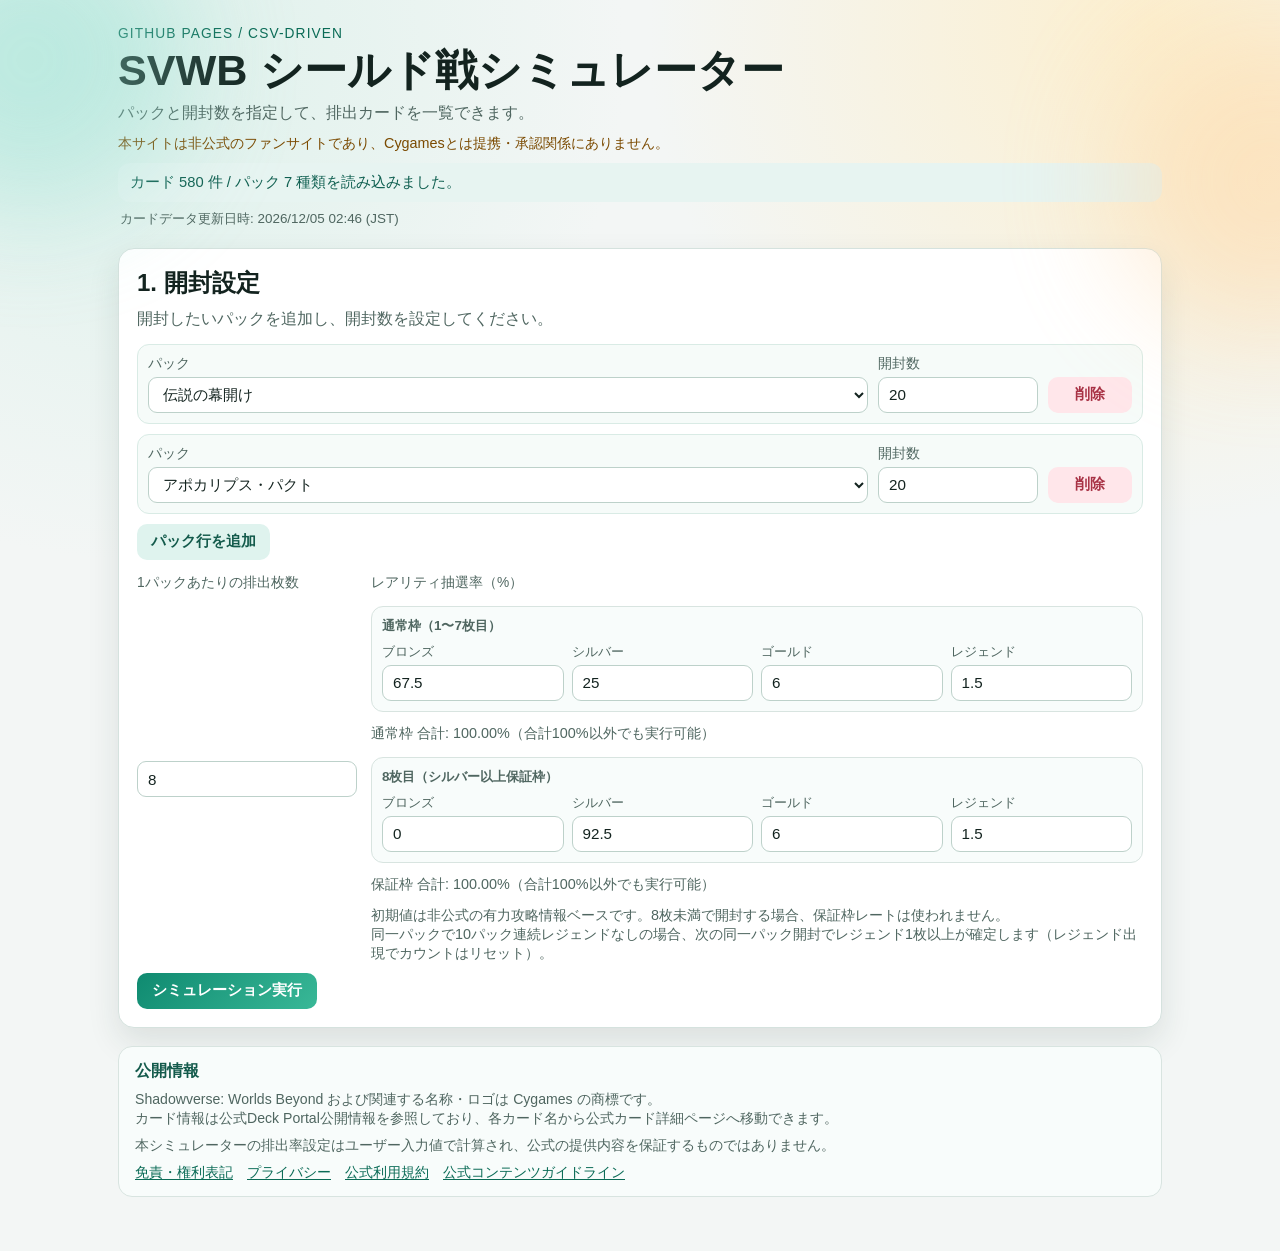
<file: docs/index.html>
<!doctype html>
<html lang="ja">
  <head>
    <meta charset="UTF-8" />
    <meta name="viewport" content="width=device-width, initial-scale=1.0" />
    <title>SVWB シールド戦シミュレーター</title>
    <meta
      name="description"
      content="SVWBのパック開封をシミュレーションできる非公式ファンサイトです。"
    />
    <meta name="robots" content="index,follow" />
    <link rel="stylesheet" href="./styles.css?v=20260428b" />
  </head>
  <body>
    <div class="ambient ambient-left"></div>
    <div class="ambient ambient-right"></div>

    <main class="page">
      <header class="hero">
        <p class="hero-kicker">GitHub Pages / CSV-Driven</p>
        <h1>SVWB シールド戦シミュレーター</h1>
        <p class="hero-description">
          パックと開封数を指定して、排出カードを一覧できます。
        </p>
        <p class="hero-note">
          本サイトは非公式のファンサイトであり、Cygamesとは提携・承認関係にありません。
        </p>
        <p id="dataStatus" class="status">カードデータを読み込み中...</p>
        <p id="dataUpdatedAt" class="status-sub">カードデータ更新日時を確認中...</p>
      </header>

      <section class="panel">
        <h2>1. 開封設定</h2>
        <p class="panel-description">
          開封したいパックを追加し、開封数を設定してください。
        </p>

        <div id="packRows" class="pack-rows"></div>
        <div class="pack-actions">
          <button id="addPackRow" type="button" class="secondary-btn">パック行を追加</button>
        </div>

        <div class="config-grid">
          <label class="field">
            <span>1パックあたりの排出枚数</span>
            <input id="cardsPerPack" type="number" min="1" max="20" step="1" value="8" />
          </label>
          <div class="field">
            <span>レアリティ抽選率（%）</span>
            <div class="rate-block">
              <p class="rate-block-title">通常枠（1〜7枚目）</p>
              <div class="rate-grid">
                <label
                  >ブロンズ<input id="rateNormalBronze" type="number" min="0" step="0.01" value="67.5"
                /></label>
                <label
                  >シルバー<input id="rateNormalSilver" type="number" min="0" step="0.01" value="25"
                /></label>
                <label
                  >ゴールド<input id="rateNormalGold" type="number" min="0" step="0.01" value="6"
                /></label>
                <label
                  >レジェンド<input id="rateNormalLegend" type="number" min="0" step="0.01" value="1.5"
                /></label>
              </div>
            </div>
            <p id="rateHintNormal" class="help-text"></p>

            <div class="rate-block">
              <p class="rate-block-title">8枚目（シルバー以上保証枠）</p>
              <div class="rate-grid">
                <label
                  >ブロンズ<input id="rateGuaranteedBronze" type="number" min="0" step="0.01" value="0"
                /></label>
                <label
                  >シルバー<input id="rateGuaranteedSilver" type="number" min="0" step="0.01" value="92.5"
                /></label>
                <label
                  >ゴールド<input id="rateGuaranteedGold" type="number" min="0" step="0.01" value="6"
                /></label>
                <label
                  >レジェンド<input
                    id="rateGuaranteedLegend"
                    type="number"
                    min="0"
                    step="0.01"
                    value="1.5"
                /></label>
              </div>
            </div>
            <p id="rateHintGuaranteed" class="help-text"></p>
            <p class="help-text">
              初期値は非公式の有力攻略情報ベースです。8枚未満で開封する場合、保証枠レートは使われません。<br />
              同一パックで10パック連続レジェンドなしの場合、次の同一パック開封でレジェンド1枚以上が確定します（レジェンド出現でカウントはリセット）。
            </p>
          </div>
        </div>

        <div class="simulate-actions">
          <button id="simulateButton" type="button" class="primary-btn">シミュレーション実行</button>
        </div>
        <p id="errorMessage" class="error-text" hidden></p>
      </section>

      <section id="resultsSection" class="panel" hidden>
        <h2>2. 排出結果</h2>
        <div class="stats">
          <div class="stat-card">
            <div class="stat-label">開封パック総数</div>
            <div id="totalOpenedPacks" class="stat-value">0</div>
          </div>
          <div class="stat-card">
            <div class="stat-label">排出カード総数</div>
            <div id="totalDrawnCards" class="stat-value">0</div>
          </div>
          <div class="stat-card">
            <div class="stat-label">ユニークカード数</div>
            <div id="uniqueDrawnCards" class="stat-value">0</div>
          </div>
        </div>

        <div class="summary-grid">
          <article class="summary-card">
            <h3>パック別</h3>
            <table>
              <thead>
                <tr><th>パック</th><th>枚数</th></tr>
              </thead>
              <tbody id="packSummaryBody"></tbody>
            </table>
          </article>
          <article class="summary-card">
            <h3>クラス別</h3>
            <table>
              <thead>
                <tr><th>クラス</th><th>枚数</th></tr>
              </thead>
              <tbody id="classSummaryBody"></tbody>
            </table>
          </article>
          <article class="summary-card">
            <h3>レアリティ別</h3>
            <table>
              <thead>
                <tr><th>レアリティ</th><th>枚数</th></tr>
              </thead>
              <tbody id="raritySummaryBody"></tbody>
            </table>
          </article>
        </div>

        <h3>排出カード一覧（集計）</h3>
        <div class="result-toolbar">
          <label class="field">
            <span>クラス絞り込み</span>
            <select id="resultClassFilter">
              <option value="">全クラス</option>
              <option value="エルフ">エルフ + ニュートラル</option>
              <option value="ロイヤル">ロイヤル + ニュートラル</option>
              <option value="ウィッチ">ウィッチ + ニュートラル</option>
              <option value="ドラゴン">ドラゴン + ニュートラル</option>
              <option value="ナイトメア">ナイトメア + ニュートラル</option>
              <option value="ビショップ">ビショップ + ニュートラル</option>
              <option value="ネメシス">ネメシス + ニュートラル</option>
            </select>
          </label>
          <label class="field">
            <span>レアリティソート</span>
            <select id="resultRaritySort">
              <option value="">既定（枚数順）</option>
              <option value="desc">高い順（レジェンド → ブロンズ）</option>
              <option value="asc">低い順（ブロンズ → レジェンド）</option>
            </select>
          </label>
        </div>
        <p class="help-text result-help">ニュートラルは単体では絞り込めず、各クラス絞り込み時に一緒に表示します。</p>
        <div class="table-wrap">
          <table class="result-table">
            <thead>
              <tr>
                <th>枚数</th>
                <th>パック名</th>
                <th>カード名</th>
                <th>クラス</th>
                <th>レアリティ</th>
              </tr>
            </thead>
            <tbody id="resultTableBody"></tbody>
          </table>
        </div>

        <h3>3. デッキ編集</h3>
        <p class="help-text result-help">
          シミュレーション結果のカードを使って、クラス指定のデッキ案を生成し、そのまま微調整できます。
        </p>
        <div class="deck-toolbar">
          <label class="field">
            <span>対象クラス</span>
            <select id="deckTargetClass">
              <option value="エルフ">エルフ + ニュートラル</option>
              <option value="ロイヤル">ロイヤル + ニュートラル</option>
              <option value="ウィッチ">ウィッチ + ニュートラル</option>
              <option value="ドラゴン">ドラゴン + ニュートラル</option>
              <option value="ナイトメア">ナイトメア + ニュートラル</option>
              <option value="ビショップ">ビショップ + ニュートラル</option>
              <option value="ネメシス">ネメシス + ニュートラル</option>
            </select>
          </label>
          <label class="field">
            <span>目標デッキ枚数</span>
            <input id="deckTargetSize" type="number" min="1" max="80" step="1" value="40" />
          </label>
          <label class="field">
            <span>同名カード上限</span>
            <input id="deckCardLimit" type="number" min="1" max="20" step="1" value="3" />
          </label>
        </div>
        <div class="deck-actions">
          <button id="buildDeckFromResult" type="button" class="secondary-btn">
            結果からデッキ案を生成
          </button>
          <button id="clearDeckButton" type="button" class="danger-btn">デッキをクリア</button>
        </div>
        <p id="deckMessage" class="help-text"></p>

        <div class="mobile-deck-summary" aria-live="polite">
          <span id="mobileDeckSummaryText">デッキ 0/40 / 残り 40</span>
          <button id="mobileDeckJump" type="button">デッキを見る</button>
        </div>

        <div class="deck-builder" aria-label="デッキ編集">
          <section class="deck-card-panel" aria-labelledby="deckSourceTitle">
            <div class="deck-panel-heading">
              <h4 id="deckSourceTitle">開封結果</h4>
              <span id="deckSourceCount" class="deck-panel-count">0 種類</span>
            </div>
            <div id="deckSourceCards" class="deck-card-grid deck-drop-region" role="list"></div>
          </section>
          <section id="deckDropZone" class="deck-card-panel deck-drop-region" aria-labelledby="deckDropTitle">
            <div class="deck-panel-heading">
              <h4 id="deckDropTitle">デッキ</h4>
              <span id="deckDropCount" class="deck-panel-count">0 枚</span>
            </div>
            <div id="deckCards" class="deck-card-grid" role="list"></div>
          </section>
        </div>

        <div class="stats deck-stats">
          <div class="stat-card">
            <div class="stat-label">デッキ枚数</div>
            <div id="deckTotalCards" class="stat-value">0</div>
          </div>
          <div class="stat-card">
            <div class="stat-label">残り枠</div>
            <div id="deckRemainingCards" class="stat-value">0</div>
          </div>
          <div class="stat-card">
            <div class="stat-label">採用カード種類数</div>
            <div id="deckUniqueCards" class="stat-value">0</div>
          </div>
        </div>

        <div class="summary-grid deck-summary-grid">
          <article class="summary-card">
            <h3>デッキ内クラス別</h3>
            <table>
              <thead>
                <tr><th>クラス</th><th>枚数</th></tr>
              </thead>
              <tbody id="deckClassSummaryBody"></tbody>
            </table>
          </article>
          <article class="summary-card">
            <h3>デッキ内レアリティ別</h3>
            <table>
              <thead>
                <tr><th>レアリティ</th><th>枚数</th></tr>
              </thead>
              <tbody id="deckRaritySummaryBody"></tbody>
            </table>
          </article>
        </div>

        <div class="table-wrap">
          <table class="result-table deck-table">
            <thead>
              <tr>
                <th>枚数</th>
                <th>カード名</th>
                <th>クラス</th>
                <th>レアリティ</th>
              </tr>
            </thead>
            <tbody id="deckTableBody"></tbody>
          </table>
        </div>
      </section>

      <footer class="site-footer" aria-label="サイト情報">
        <p class="site-footer-title">公開情報</p>
        <p class="site-footer-text">
          Shadowverse: Worlds Beyond および関連する名称・ロゴは Cygames の商標です。<br />
          カード情報は公式Deck Portal公開情報を参照しており、各カード名から公式カード詳細ページへ移動できます。
        </p>
        <p class="site-footer-text">
          本シミュレーターの排出率設定はユーザー入力値で計算され、公式の提供内容を保証するものではありません。
        </p>
        <nav class="site-footer-links" aria-label="法務リンク">
          <a href="./legal.html">免責・権利表記</a>
          <a href="./privacy.html">プライバシー</a>
          <a href="https://shadowverse-wb.com/ja/terms/" target="_blank" rel="noopener noreferrer"
            >公式利用規約</a
          >
          <a
            href="https://shadowverse-wb.com/ja/guideline/"
            target="_blank"
            rel="noopener noreferrer"
            >公式コンテンツガイドライン</a
          >
        </nav>
      </footer>
    </main>

    <template id="packRowTemplate">
      <div class="pack-row">
        <label class="field pack-name">
          <span>パック</span>
          <select class="pack-select"></select>
        </label>
        <label class="field pack-count">
          <span>開封数</span>
          <input class="pack-count-input" type="number" min="0" step="1" value="1" />
        </label>
        <button type="button" class="danger-btn remove-pack-row">削除</button>
      </div>
    </template>

    <script src="./app.js?v=20260428b" defer></script>
  </body>
</html>
</file>
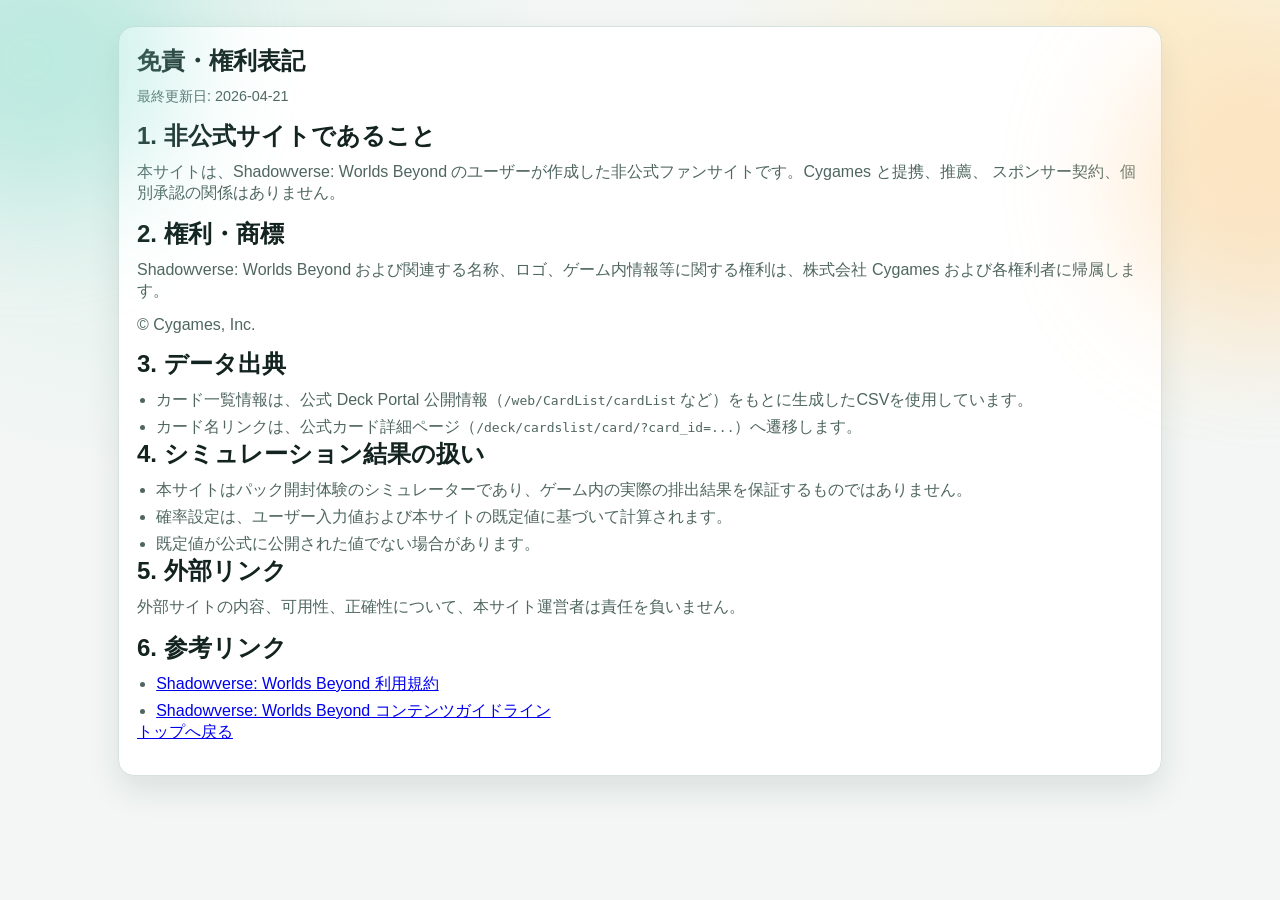
<file: docs/legal.html>
<!doctype html>
<html lang="ja">
  <head>
    <meta charset="UTF-8" />
    <meta name="viewport" content="width=device-width, initial-scale=1.0" />
    <title>免責・権利表記 | SVWB シールド戦シミュレーター</title>
    <meta name="robots" content="index,follow" />
    <link rel="stylesheet" href="./styles.css?v=20260421d" />
  </head>
  <body>
    <div class="ambient ambient-left"></div>
    <div class="ambient ambient-right"></div>

    <main class="page">
      <section class="panel">
        <h1 class="doc-title">免責・権利表記</h1>
        <p class="doc-meta">最終更新日: 2026-04-21</p>

        <h2>1. 非公式サイトであること</h2>
        <p class="panel-description">
          本サイトは、Shadowverse: Worlds Beyond のユーザーが作成した非公式ファンサイトです。Cygames と提携、推薦、
          スポンサー契約、個別承認の関係はありません。
        </p>

        <h2>2. 権利・商標</h2>
        <p class="panel-description">
          Shadowverse: Worlds Beyond および関連する名称、ロゴ、ゲーム内情報等に関する権利は、株式会社 Cygames
          および各権利者に帰属します。
        </p>
        <p class="panel-description">© Cygames, Inc.</p>

        <h2>3. データ出典</h2>
        <ul class="doc-list">
          <li>
            カード一覧情報は、公式 Deck Portal 公開情報（<code>/web/CardList/cardList</code> など）をもとに生成したCSVを使用しています。
          </li>
          <li>
            カード名リンクは、公式カード詳細ページ（<code>/deck/cardslist/card/?card_id=...</code>）へ遷移します。
          </li>
        </ul>

        <h2>4. シミュレーション結果の扱い</h2>
        <ul class="doc-list">
          <li>本サイトはパック開封体験のシミュレーターであり、ゲーム内の実際の排出結果を保証するものではありません。</li>
          <li>確率設定は、ユーザー入力値および本サイトの既定値に基づいて計算されます。</li>
          <li>既定値が公式に公開された値でない場合があります。</li>
        </ul>

        <h2>5. 外部リンク</h2>
        <p class="panel-description">
          外部サイトの内容、可用性、正確性について、本サイト運営者は責任を負いません。
        </p>

        <h2>6. 参考リンク</h2>
        <ul class="doc-list">
          <li>
            <a href="https://shadowverse-wb.com/ja/terms/" target="_blank" rel="noopener noreferrer"
              >Shadowverse: Worlds Beyond 利用規約</a
            >
          </li>
          <li>
            <a href="https://shadowverse-wb.com/ja/guideline/" target="_blank" rel="noopener noreferrer"
              >Shadowverse: Worlds Beyond コンテンツガイドライン</a
            >
          </li>
        </ul>

        <p class="panel-description"><a href="./index.html">トップへ戻る</a></p>
      </section>
    </main>
  </body>
</html>
</file>
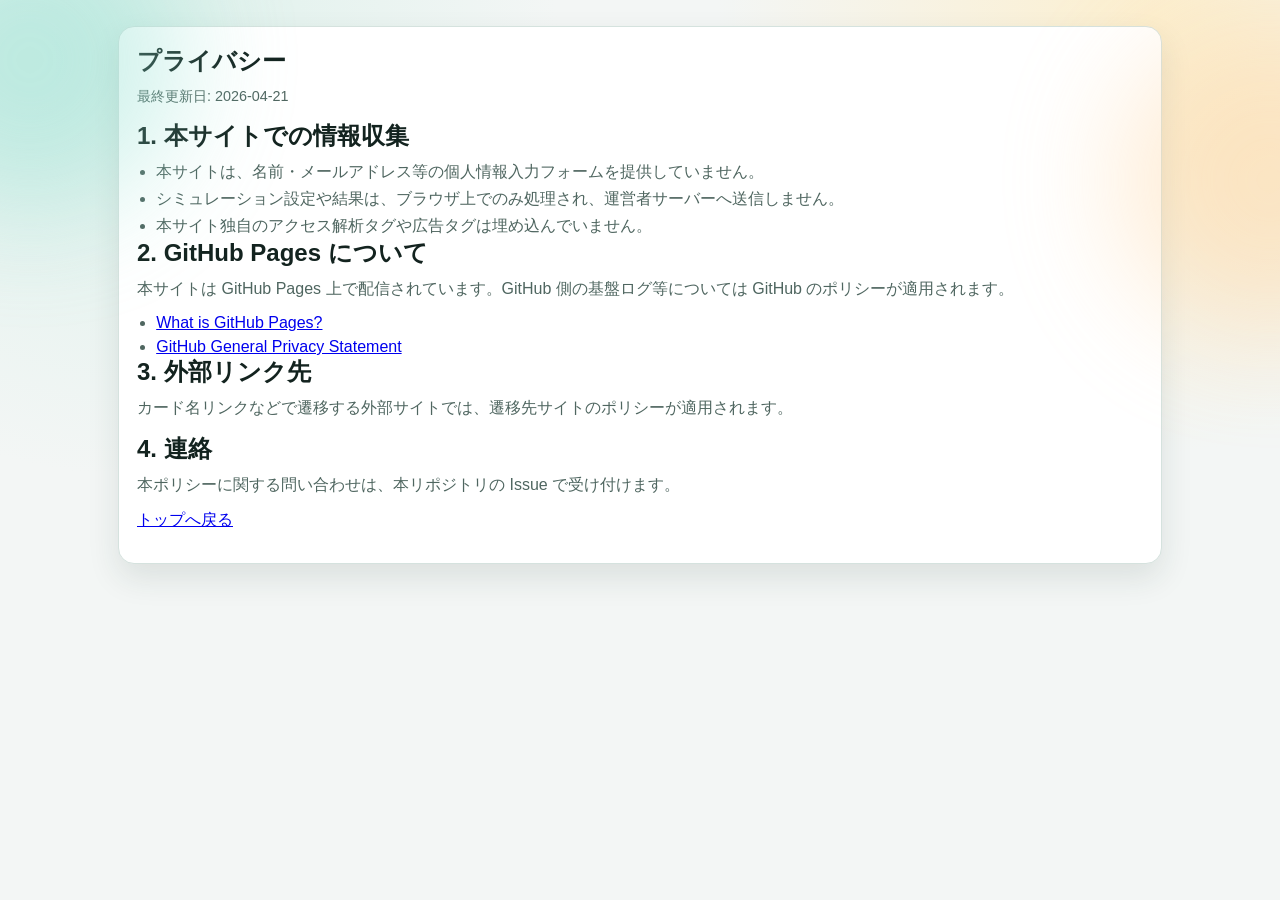
<file: docs/privacy.html>
<!doctype html>
<html lang="ja">
  <head>
    <meta charset="UTF-8" />
    <meta name="viewport" content="width=device-width, initial-scale=1.0" />
    <title>プライバシー | SVWB シールド戦シミュレーター</title>
    <meta name="robots" content="index,follow" />
    <link rel="stylesheet" href="./styles.css?v=20260421d" />
  </head>
  <body>
    <div class="ambient ambient-left"></div>
    <div class="ambient ambient-right"></div>

    <main class="page">
      <section class="panel">
        <h1 class="doc-title">プライバシー</h1>
        <p class="doc-meta">最終更新日: 2026-04-21</p>

        <h2>1. 本サイトでの情報収集</h2>
        <ul class="doc-list">
          <li>本サイトは、名前・メールアドレス等の個人情報入力フォームを提供していません。</li>
          <li>シミュレーション設定や結果は、ブラウザ上でのみ処理され、運営者サーバーへ送信しません。</li>
          <li>本サイト独自のアクセス解析タグや広告タグは埋め込んでいません。</li>
        </ul>

        <h2>2. GitHub Pages について</h2>
        <p class="panel-description">
          本サイトは GitHub Pages 上で配信されています。GitHub 側の基盤ログ等については GitHub のポリシーが適用されます。
        </p>
        <ul class="doc-list">
          <li>
            <a href="https://docs.github.com/en/pages/getting-started-with-github-pages/what-is-github-pages" target="_blank" rel="noopener noreferrer"
              >What is GitHub Pages?</a
            >
          </li>
          <li>
            <a href="https://docs.github.com/en/site-policy/privacy-policies/github-general-privacy-statement" target="_blank" rel="noopener noreferrer"
              >GitHub General Privacy Statement</a
            >
          </li>
        </ul>

        <h2>3. 外部リンク先</h2>
        <p class="panel-description">
          カード名リンクなどで遷移する外部サイトでは、遷移先サイトのポリシーが適用されます。
        </p>

        <h2>4. 連絡</h2>
        <p class="panel-description">
          本ポリシーに関する問い合わせは、本リポジトリの Issue で受け付けます。
        </p>

        <p class="panel-description"><a href="./index.html">トップへ戻る</a></p>
      </section>
    </main>
  </body>
</html>
</file>
<file: docs/styles.css>
:root {
  --bg: #f3f6f5;
  --ink: #13231f;
  --ink-soft: #4f6660;
  --panel: #ffffff;
  --border: #d5e2de;
  --accent: #0f8a70;
  --accent-strong: #0a6b56;
  --warning: #a85d00;
  --danger: #a83245;
  --shadow: 0 14px 32px rgba(23, 57, 50, 0.11);
  --class-elf-bg: #e7f6e8;
  --class-royal-bg: #fff8d9;
  --class-witch-bg: #e5f0ff;
  --class-dragon-bg: #ffefdc;
  --class-nightmare-bg: #ffe5e5;
  --class-bishop-bg: #fafafa;
  --class-nemesis-bg: #e2f8ff;
  --class-neutral-bg: #ececec;
}

*,
*::before,
*::after {
  box-sizing: border-box;
}

body {
  margin: 0;
  min-height: 100vh;
  background: radial-gradient(circle at 10% 5%, #ddf1eb 0%, transparent 30%),
    radial-gradient(circle at 90% 2%, #fcefcf 0%, transparent 30%), var(--bg);
  color: var(--ink);
  font-family: "Hiragino Sans", "Hiragino Kaku Gothic ProN", "Noto Sans JP", sans-serif;
}

.ambient {
  position: fixed;
  width: 300px;
  height: 300px;
  border-radius: 50%;
  filter: blur(60px);
  opacity: 0.45;
  pointer-events: none;
}

.ambient-left {
  left: -120px;
  top: -90px;
  background: #91e0d1;
}

.ambient-right {
  right: -140px;
  top: 30px;
  background: #ffd49f;
}

.page {
  max-width: 1080px;
  margin: 0 auto;
  padding: 26px 18px 54px;
}

.hero {
  margin-bottom: 20px;
}

.hero-kicker {
  margin: 0;
  color: var(--accent-strong);
  font-size: 0.86rem;
  letter-spacing: 0.08em;
  text-transform: uppercase;
}

.hero h1 {
  margin: 6px 0 8px;
  font-size: clamp(1.8rem, 4vw, 2.7rem);
  line-height: 1.1;
}

.hero-description {
  margin: 0 0 10px;
  color: var(--ink-soft);
}

.hero-note {
  margin: 0 0 10px;
  color: #7b4a00;
  font-size: 0.9rem;
}

.status {
  margin: 0;
  padding: 10px 12px;
  border-radius: 12px;
  font-size: 0.92rem;
  background: #e7f4f1;
  color: #0f5f50;
}

.status.error {
  background: #fdeced;
  color: #912639;
}

.status-sub {
  margin: 8px 2px 0;
  font-size: 0.84rem;
  color: var(--ink-soft);
}

.panel {
  background: var(--panel);
  border: 1px solid var(--border);
  border-radius: 16px;
  box-shadow: var(--shadow);
  padding: 18px;
  margin-bottom: 18px;
}

.panel h2,
.panel h3 {
  margin: 0 0 10px;
}

.panel-description {
  margin: 0 0 14px;
  color: var(--ink-soft);
}

.pack-rows {
  display: grid;
  gap: 10px;
}

.pack-row {
  display: grid;
  gap: 10px;
  grid-template-columns: 1fr 160px 84px;
  align-items: end;
  background: #f6fbf9;
  border: 1px solid #d9ebe5;
  border-radius: 12px;
  padding: 10px;
}

.field {
  display: grid;
  gap: 4px;
  font-size: 0.86rem;
}

.field > span {
  color: var(--ink-soft);
}

select,
input {
  width: 100%;
  border: 1px solid #bdd1ca;
  border-radius: 9px;
  height: 36px;
  padding: 0 10px;
  font-size: 0.95rem;
  color: var(--ink);
  background: #fff;
}

select:focus,
input:focus,
button:focus {
  outline: 2px solid #4ec2a9;
  outline-offset: 1px;
}

.pack-actions,
.simulate-actions {
  margin-top: 10px;
}

.config-grid {
  margin-top: 14px;
  display: grid;
  gap: 14px;
  grid-template-columns: 220px 1fr;
}

.rate-grid {
  display: grid;
  gap: 8px;
  grid-template-columns: repeat(4, minmax(120px, 1fr));
}

.rate-block {
  margin-top: 10px;
  padding: 10px;
  border: 1px solid #d8e4e0;
  border-radius: 12px;
  background: #f8fcfb;
}

.rate-block-title {
  margin: 0 0 8px;
  font-size: 0.84rem;
  font-weight: 700;
  color: var(--ink-soft);
}

.rate-grid label {
  display: grid;
  gap: 4px;
  font-size: 0.84rem;
  color: var(--ink-soft);
}

.help-text {
  margin: 8px 0 0;
  color: var(--ink-soft);
  font-size: 0.9rem;
}

button {
  border: 0;
  border-radius: 10px;
  height: 36px;
  font-size: 0.92rem;
  font-weight: 700;
  cursor: pointer;
}

.primary-btn {
  background: linear-gradient(135deg, var(--accent), #39b897);
  color: #fff;
  min-width: 180px;
}

.secondary-btn {
  background: #dff3ee;
  color: #135a4b;
  padding: 0 14px;
}

.danger-btn {
  background: #ffe6ea;
  color: var(--danger);
}

.error-text {
  margin: 10px 0 0;
  color: var(--danger);
}

.stats {
  display: grid;
  gap: 10px;
  grid-template-columns: repeat(3, 1fr);
  margin-bottom: 12px;
}

.stat-card {
  border: 1px solid #d8e4e0;
  border-radius: 12px;
  padding: 10px;
  background: #f8fcfb;
}

.stat-label {
  color: var(--ink-soft);
  font-size: 0.82rem;
}

.stat-value {
  margin-top: 6px;
  font-size: 1.5rem;
  font-weight: 800;
}

.summary-grid {
  display: grid;
  gap: 10px;
  grid-template-columns: repeat(3, 1fr);
  margin-bottom: 12px;
}

.deck-summary-grid {
  grid-template-columns: repeat(2, 1fr);
}

.summary-card {
  border: 1px solid #d8e4e0;
  border-radius: 12px;
  background: #fff;
  padding: 10px;
}

.result-toolbar {
  display: grid;
  gap: 10px;
  grid-template-columns: repeat(2, minmax(220px, 1fr));
  margin: 8px 0 0;
}

.deck-toolbar {
  display: grid;
  gap: 10px;
  grid-template-columns: repeat(3, minmax(200px, 1fr));
  margin: 8px 0 0;
}

.deck-actions {
  margin-top: 10px;
  display: flex;
  flex-wrap: wrap;
  gap: 8px;
}

.mobile-deck-summary {
  display: none;
}

.deck-builder {
  display: grid;
  gap: 12px;
  grid-template-columns: minmax(0, 1fr) minmax(0, 1fr);
  margin-top: 12px;
}

.deck-card-panel {
  min-height: 220px;
  border: 1px solid #d8e4e0;
  border-radius: 12px;
  background: #f8fcfb;
  padding: 10px;
  transition: border-color 0.15s ease, box-shadow 0.15s ease, background 0.15s ease;
}

.deck-drop-region.is-drop-ready {
  border-color: var(--accent);
  background: #ecfaf6;
  box-shadow: inset 0 0 0 2px rgba(15, 138, 112, 0.18);
}

.deck-panel-heading {
  display: flex;
  align-items: center;
  justify-content: space-between;
  gap: 8px;
  margin-bottom: 8px;
}

.deck-panel-heading h4 {
  margin: 0;
  font-size: 0.96rem;
}

.deck-panel-count {
  color: var(--ink-soft);
  font-size: 0.82rem;
  white-space: nowrap;
}

.deck-card-grid {
  display: grid;
  gap: 8px;
  grid-template-columns: repeat(auto-fill, minmax(150px, 1fr));
  align-content: start;
}

.deck-card {
  position: relative;
  display: grid;
  gap: 7px;
  min-height: 112px;
  border: 1px solid #cfddd9;
  border-radius: 8px;
  background: #fff;
  padding: 8px;
  cursor: grab;
  user-select: none;
  transition: border-color 0.15s ease, box-shadow 0.15s ease, opacity 0.15s ease,
    transform 0.15s ease;
}

.deck-card:hover {
  border-color: #a9c8c0;
  box-shadow: 0 8px 18px rgba(23, 57, 50, 0.08);
}

.deck-card.is-dragging {
  opacity: 0.45;
  transform: scale(0.98);
}

.deck-card.is-disabled {
  cursor: not-allowed;
  opacity: 0.58;
}

.deck-card-topline,
.deck-card-meta {
  display: flex;
  align-items: center;
  justify-content: space-between;
  gap: 6px;
}

.deck-card-count {
  display: block;
  overflow: hidden;
  max-width: calc(100% - 42px);
  color: var(--ink-soft);
  font-size: 0.78rem;
  font-weight: 700;
  white-space: nowrap;
  text-overflow: ellipsis;
}

.deck-card-action {
  position: absolute;
  top: 0;
  right: 0;
  display: flex;
  align-items: flex-start;
  justify-content: flex-end;
  width: 50%;
  min-width: 44px;
  height: 50%;
  min-height: 44px;
  border-radius: 8px;
  background: transparent;
  color: transparent;
  font-size: 0;
  padding: 8px;
}

.deck-card-action::after {
  display: grid;
  width: 32px;
  height: 32px;
  border-radius: 50%;
  background: #dff3ee;
  color: #135a4b;
  content: attr(data-symbol);
  font-size: 1rem;
  line-height: 1;
  place-items: center;
}

.deck-card-action.is-danger::after {
  background: #ffe6ea;
  color: var(--danger);
}

.deck-card-action:disabled {
  cursor: not-allowed;
  opacity: 0.5;
}

.deck-card-name {
  max-width: calc(100% - 42px);
  min-height: 2.5em;
  font-size: 0.9rem;
  font-weight: 800;
  line-height: 1.25;
}

.deck-card-meta {
  justify-content: flex-start;
  flex-wrap: wrap;
}

.deck-card-meta span {
  border-radius: 999px;
  padding: 3px 7px;
  color: var(--ink);
  font-size: 0.72rem;
  font-weight: 700;
}

.deck-card-meta span:not(.class-color-cell) {
  background: #eef4f2;
  color: var(--ink-soft);
}

.deck-card-placeholder {
  margin: 0;
  padding: 18px 10px;
  border: 1px dashed #c8d8d3;
  border-radius: 8px;
  color: var(--ink-soft);
  font-size: 0.88rem;
  text-align: center;
}

.deck-stats {
  margin-top: 10px;
}

.result-help {
  margin: 8px 0 10px;
}

table {
  width: 100%;
  border-collapse: collapse;
  table-layout: fixed;
}

th,
td {
  border-bottom: 1px solid #e7eeeb;
  padding: 7px 6px;
  text-align: left;
  font-size: 0.85rem;
  word-break: break-word;
}

th {
  color: var(--ink-soft);
  font-weight: 700;
}

.card-link {
  color: var(--accent-strong);
  text-decoration: underline;
  text-underline-offset: 2px;
}

.card-link:hover {
  color: var(--accent);
}

.class-color-cell {
  font-weight: 600;
}

.class-color-elf {
  background: var(--class-elf-bg);
}

.class-color-royal {
  background: var(--class-royal-bg);
}

.class-color-witch {
  background: var(--class-witch-bg);
}

.class-color-dragon {
  background: var(--class-dragon-bg);
}

.class-color-nightmare {
  background: var(--class-nightmare-bg);
}

.class-color-bishop {
  background: var(--class-bishop-bg);
}

.class-color-nemesis {
  background: var(--class-nemesis-bg);
}

.class-color-neutral {
  background: var(--class-neutral-bg);
}

.table-wrap {
  overflow-x: auto;
  border: 1px solid #d8e4e0;
  border-radius: 12px;
}

.result-table {
  min-width: 620px;
}

.deck-table {
  min-width: 520px;
}

.site-footer {
  margin-top: 8px;
  padding: 14px 16px;
  border: 1px solid #d8e4e0;
  border-radius: 14px;
  background: #f8fcfb;
}

.site-footer-title {
  margin: 0 0 8px;
  font-weight: 700;
  color: #135a4b;
}

.site-footer-text {
  margin: 0 0 8px;
  font-size: 0.88rem;
  color: var(--ink-soft);
}

.site-footer-links {
  display: flex;
  flex-wrap: wrap;
  gap: 10px 14px;
}

.site-footer-links a {
  color: var(--accent-strong);
  font-size: 0.9rem;
  text-decoration: underline;
  text-underline-offset: 2px;
}

.site-footer-links a:hover {
  color: var(--accent);
}

.doc-title {
  margin: 0 0 10px;
}

.doc-meta {
  margin: 0 0 14px;
  color: var(--ink-soft);
  font-size: 0.9rem;
}

.doc-list {
  margin: 0;
  padding-left: 1.2rem;
  color: var(--ink-soft);
}

.doc-list li + li {
  margin-top: 6px;
}

@media (max-width: 960px) {
  .config-grid,
  .summary-grid,
  .stats {
    grid-template-columns: 1fr;
  }

  .rate-grid {
    grid-template-columns: repeat(2, minmax(120px, 1fr));
  }

  .deck-toolbar {
    grid-template-columns: repeat(2, minmax(180px, 1fr));
  }

  .deck-builder {
    grid-template-columns: 1fr;
  }
}

@media (max-width: 700px) {
  .pack-row {
    grid-template-columns: 1fr;
  }

  .result-toolbar,
  .deck-toolbar {
    grid-template-columns: 1fr;
  }

  .page {
    padding: 18px 12px 104px;
  }

  .site-footer {
    padding: 12px;
  }

  .mobile-deck-summary {
    position: fixed;
    right: 12px;
    bottom: 12px;
    left: 12px;
    z-index: 20;
    display: flex;
    align-items: center;
    justify-content: space-between;
    gap: 8px;
    border: 1px solid #bddbd3;
    border-radius: 12px;
    background: rgba(248, 252, 251, 0.96);
    box-shadow: 0 10px 24px rgba(23, 57, 50, 0.16);
    padding: 8px 8px 8px 12px;
    color: var(--ink);
    font-size: 0.9rem;
    font-weight: 800;
    backdrop-filter: blur(8px);
  }

  .mobile-deck-summary button {
    min-width: 106px;
    min-height: 44px;
    height: 44px;
    border-radius: 10px;
    background: #dff3ee;
    color: #135a4b;
    padding: 0 12px;
    white-space: nowrap;
  }

  .deck-card-panel {
    min-height: 168px;
    padding: 8px;
  }

  .deck-card-grid {
    gap: 6px;
    grid-template-columns: repeat(2, minmax(0, 1fr));
  }

  .deck-card {
    position: relative;
    display: block;
    min-height: 92px;
    padding: 8px;
    touch-action: manipulation;
  }

  .deck-card-topline {
    display: block;
    margin-bottom: 5px;
  }

  .deck-card-count {
    display: block;
    overflow: hidden;
    max-width: calc(100% - 50px);
    font-size: 0.78rem;
    line-height: 1.15;
    white-space: nowrap;
    text-overflow: ellipsis;
  }

  .deck-card-action {
    position: absolute;
    top: 0;
    right: 0;
    display: flex;
    align-items: flex-start;
    justify-content: flex-end;
    width: 50%;
    min-width: 44px;
    height: 50%;
    min-height: 44px;
    border-radius: 8px;
    background: transparent;
    color: transparent;
    font-size: 0;
    padding: 8px;
  }

  .deck-card-action::after {
    display: grid;
    width: 44px;
    height: 44px;
    border-radius: 50%;
    background: #dff3ee;
    color: #135a4b;
    content: attr(data-symbol);
    font-size: 1.2rem;
    line-height: 1;
    place-items: center;
  }

  .deck-card-action.is-danger::after {
    background: #ffe6ea;
    color: var(--danger);
  }

  .deck-card-name {
    display: -webkit-box;
    overflow: hidden;
    max-width: calc(100% - 50px);
    min-height: 2.45em;
    margin-bottom: 6px;
    font-size: 0.88rem;
    line-height: 1.22;
    -webkit-box-orient: vertical;
    -webkit-line-clamp: 2;
  }

  .deck-card-meta {
    flex-wrap: nowrap;
    gap: 4px;
    overflow: hidden;
  }

  .deck-card-meta span {
    overflow: hidden;
    max-width: 100%;
    padding: 2px 6px;
    font-size: 0.68rem;
    line-height: 1.35;
    white-space: nowrap;
    text-overflow: ellipsis;
  }

  .deck-card-meta .deck-card-rarity {
    font-size: 0;
  }

  .deck-card-meta .deck-card-rarity::after {
    content: attr(data-short-label);
    font-size: 0.68rem;
  }

  .deck-card-placeholder {
    padding: 14px 8px;
  }
}
</file>
